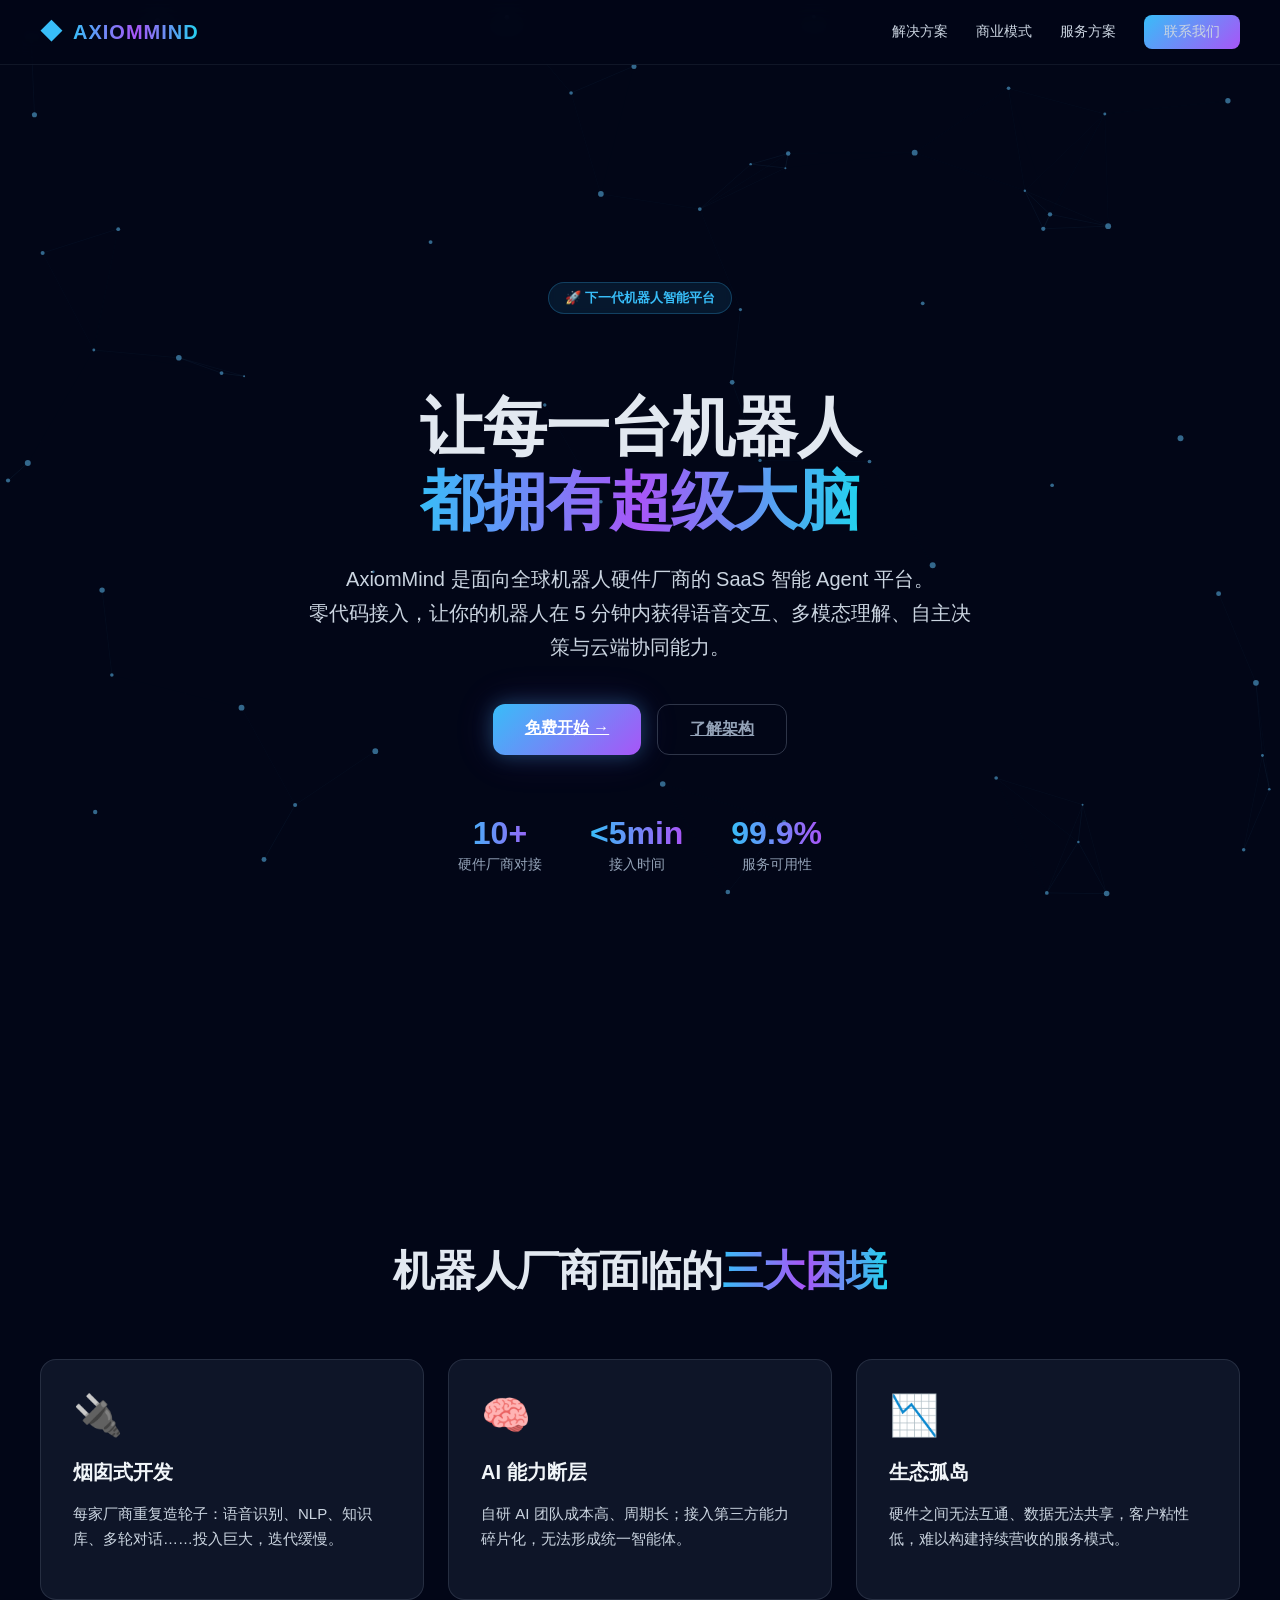
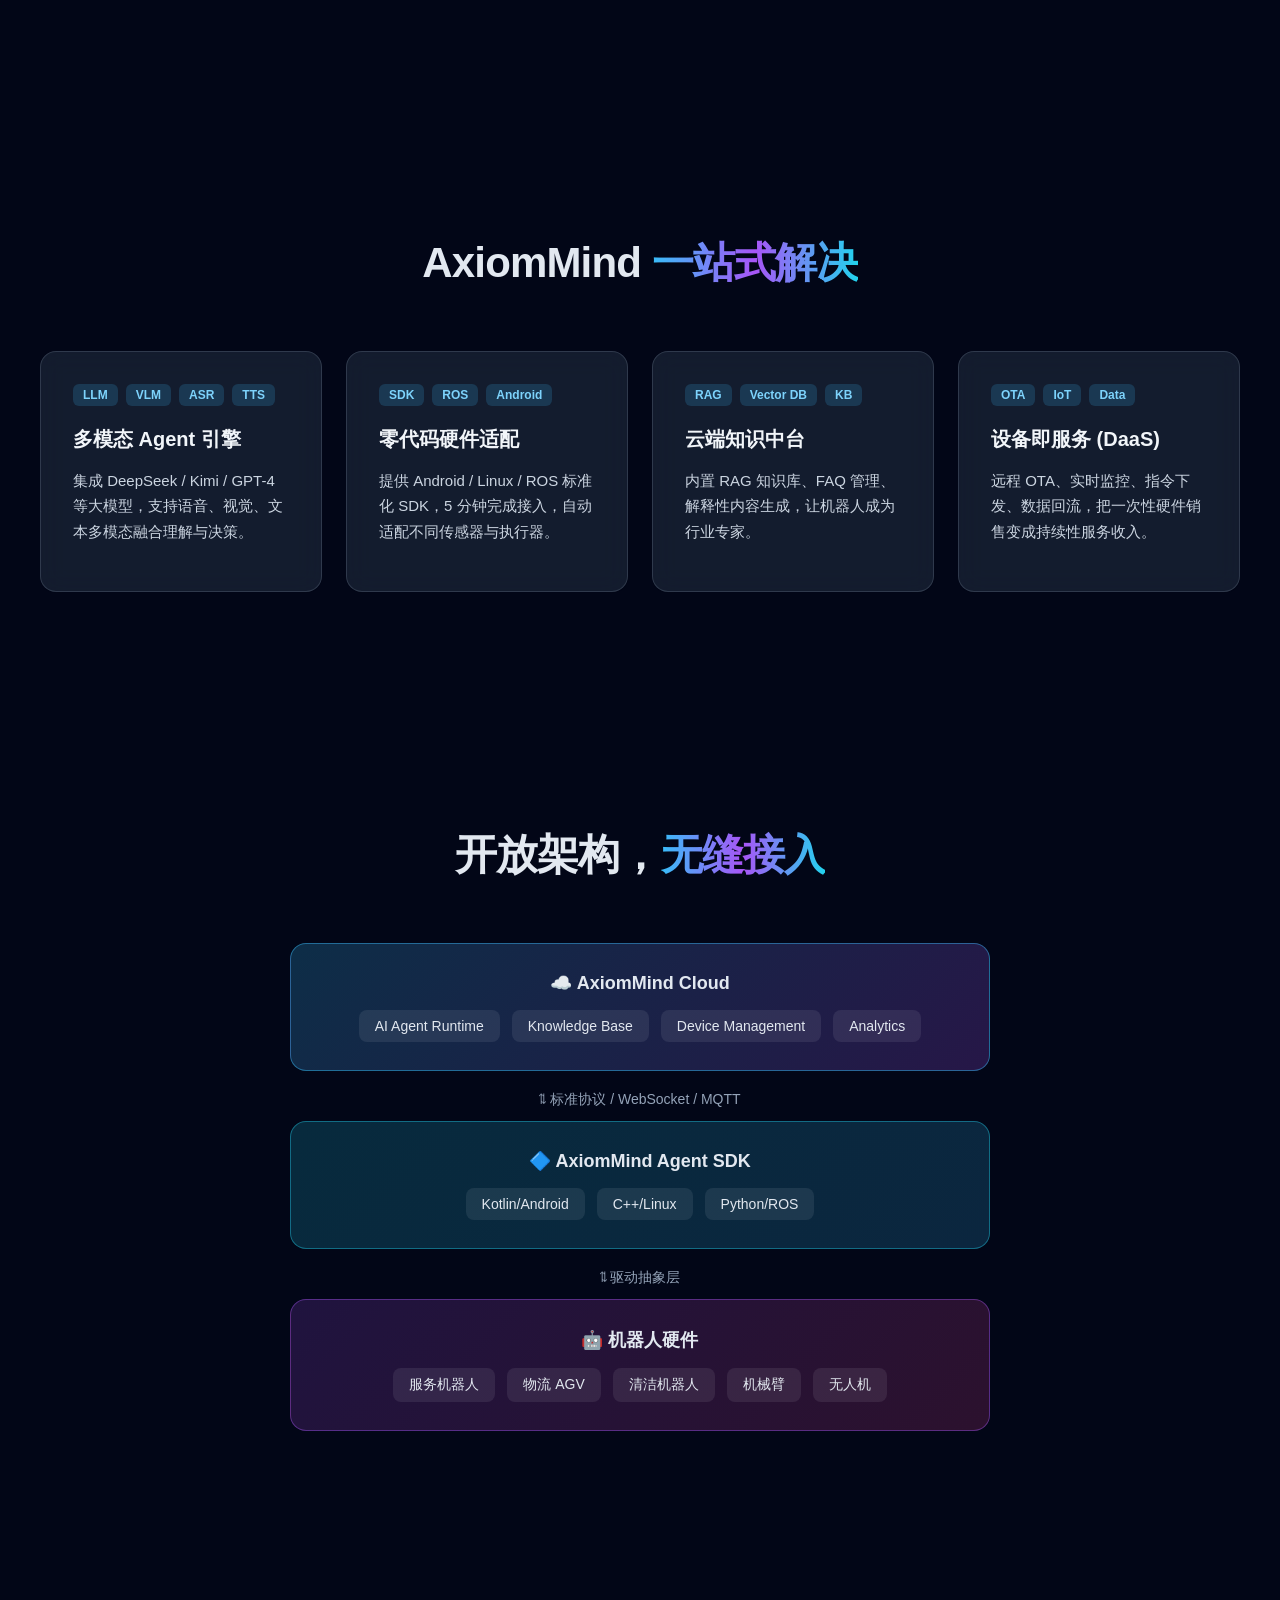
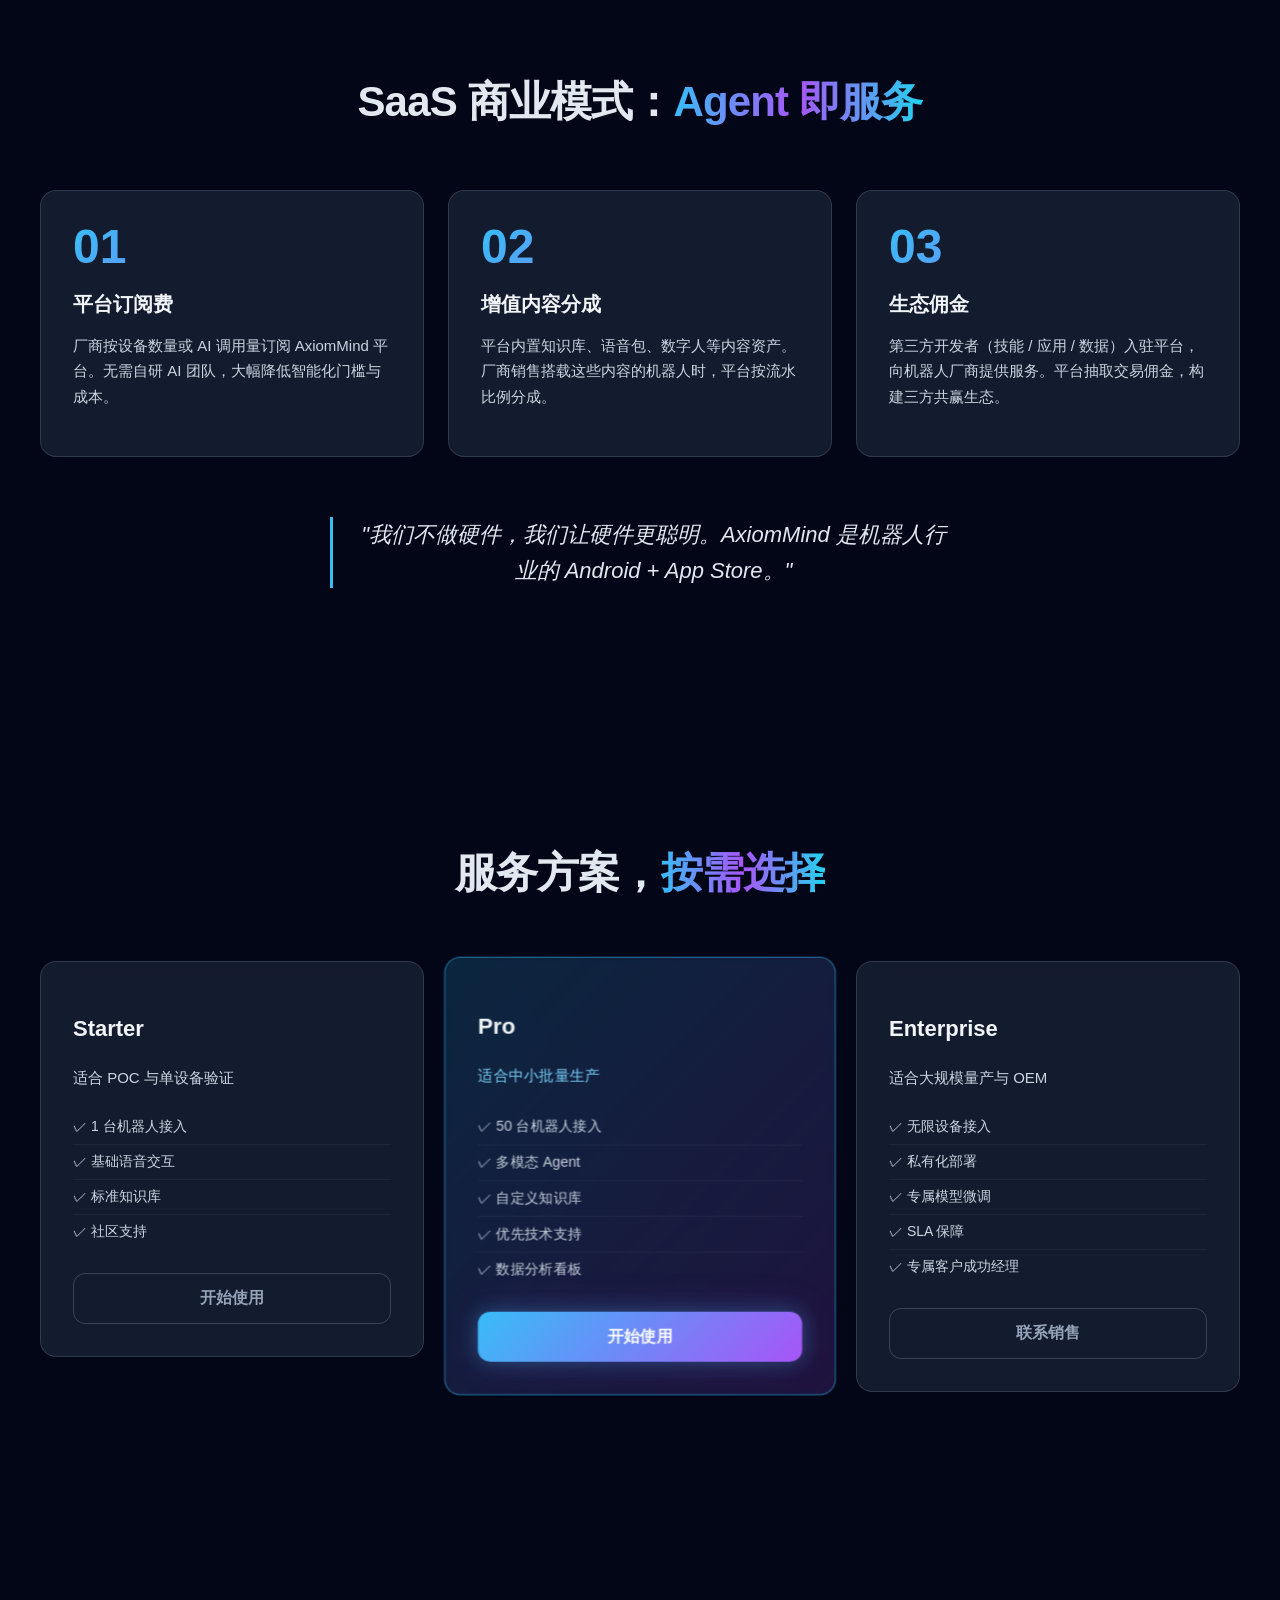
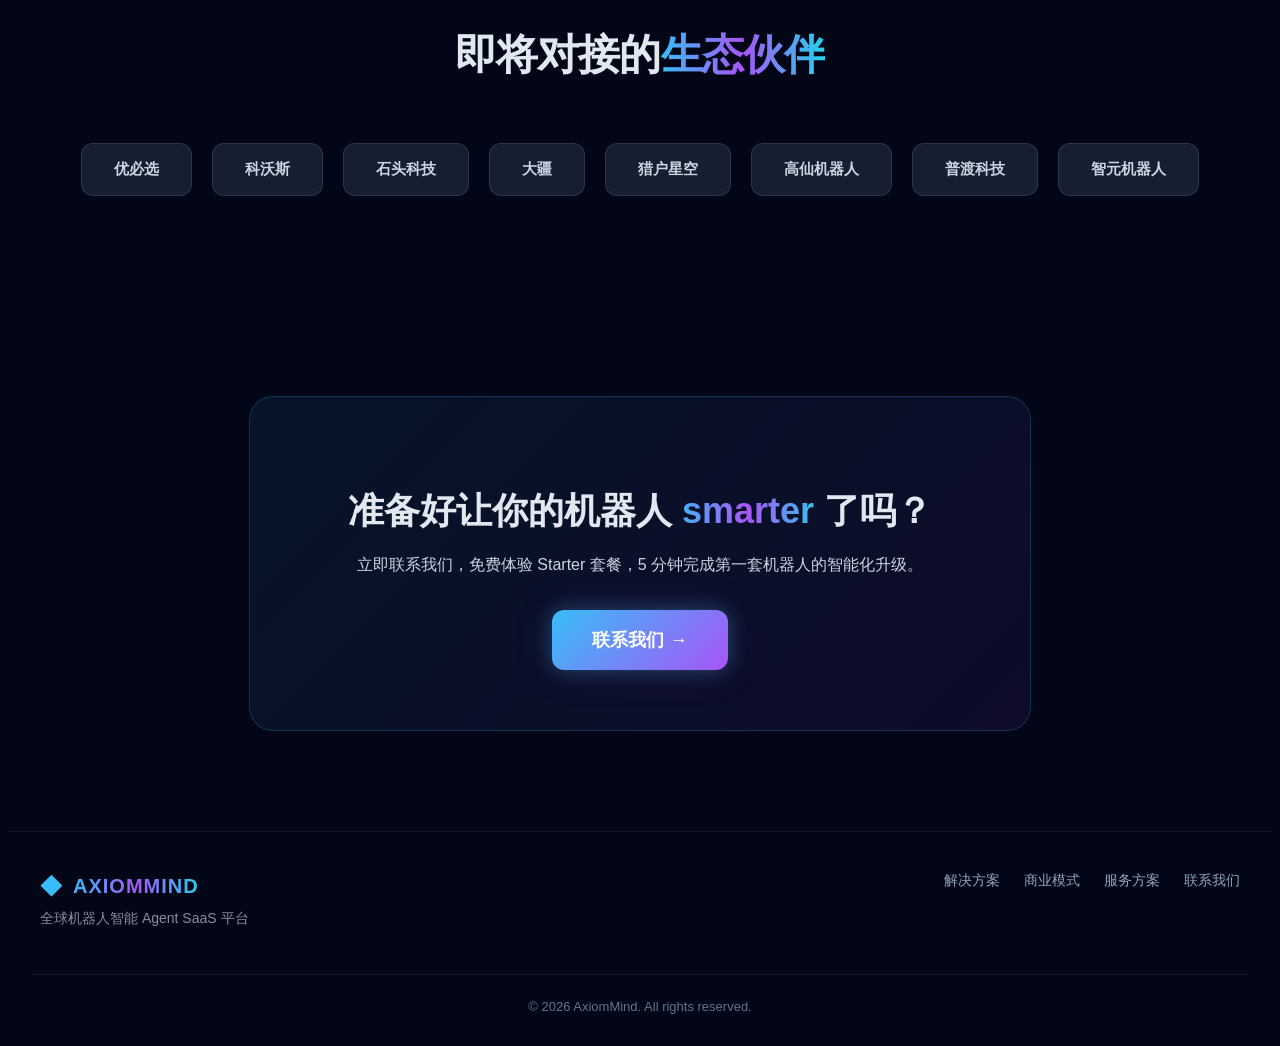
<file: entrepreneur/index.html>
<!DOCTYPE html>
<html lang="zh-CN">
<head>
  <meta charset="UTF-8" />
  <meta name="viewport" content="width=device-width, initial-scale=1.0" />
  <title>AxiomMind — 机器人智能 Agent SaaS 平台</title>
  <meta name="description" content="AxiomMind 是面向全球机器人硬件厂商的 SaaS 智能 Agent 平台，零代码接入，让机器人在 5 分钟内获得语音交互、多模态理解与自主决策能力。" />
  <link rel="stylesheet" href="style.css" />
</head>
<body>
  <canvas id="particle-canvas" class="lp-particles"></canvas>

  <!-- Navbar -->
  <nav class="lp-nav">
    <div class="lp-nav-inner">
      <div class="lp-logo">
        <span class="lp-logo-icon">◆</span>
        <span class="lp-logo-text">AXIOMMIND</span>
      </div>
      <div class="lp-nav-links">
        <a href="#solution">解决方案</a>
        <a href="#model">商业模式</a>
        <a href="#plans">服务方案</a>
        <a href="#contact" class="lp-btn-primary">联系我们</a>
      </div>
    </div>
  </nav>

  <!-- Hero -->
  <section class="lp-hero">
    <div class="lp-hero-content">
      <div class="lp-badge">🚀 下一代机器人智能平台</div>
      <h1 class="lp-hero-title">
        让每一台机器人
        <br />
        <span class="lp-gradient-text">都拥有超级大脑</span>
      </h1>
      <p class="lp-hero-sub">
        AxiomMind 是面向全球机器人硬件厂商的 SaaS 智能 Agent 平台。
        <br />
        零代码接入，让你的机器人在 5 分钟内获得语音交互、多模态理解、自主决策与云端协同能力。
      </p>
      <div class="lp-hero-cta">
        <a href="#contact" class="lp-btn-glow">免费开始 →</a>
        <a href="#solution" class="lp-btn-ghost">了解架构</a>
      </div>
      <div class="lp-hero-stats">
        <div><strong>10+</strong><span>硬件厂商对接</span></div>
        <div><strong>&lt;5min</strong><span>接入时间</span></div>
        <div><strong>99.9%</strong><span>服务可用性</span></div>
      </div>
    </div>
  </section>

  <!-- Problem -->
  <section class="lp-problem lp-section">
    <h2 class="lp-section-title">机器人厂商面临的<span class="lp-gradient-text">三大困境</span></h2>
    <div class="lp-problem-grid">
      <div class="lp-card lp-card-dark">
        <div class="lp-card-icon">🔌</div>
        <h3>烟囱式开发</h3>
        <p>每家厂商重复造轮子：语音识别、NLP、知识库、多轮对话……投入巨大，迭代缓慢。</p>
      </div>
      <div class="lp-card lp-card-dark">
        <div class="lp-card-icon">🧠</div>
        <h3>AI 能力断层</h3>
        <p>自研 AI 团队成本高、周期长；接入第三方能力碎片化，无法形成统一智能体。</p>
      </div>
      <div class="lp-card lp-card-dark">
        <div class="lp-card-icon">📉</div>
        <h3>生态孤岛</h3>
        <p>硬件之间无法互通、数据无法共享，客户粘性低，难以构建持续营收的服务模式。</p>
      </div>
    </div>
  </section>

  <!-- Solution -->
  <section id="solution" class="lp-solution lp-section">
    <h2 class="lp-section-title">AxiomMind <span class="lp-gradient-text">一站式解决</span></h2>
    <div class="lp-solution-grid">
      <div class="lp-card lp-card-glass">
        <div class="lp-card-tags">
          <span class="lp-tag">LLM</span><span class="lp-tag">VLM</span><span class="lp-tag">ASR</span><span class="lp-tag">TTS</span>
        </div>
        <h3>多模态 Agent 引擎</h3>
        <p>集成 DeepSeek / Kimi / GPT-4 等大模型，支持语音、视觉、文本多模态融合理解与决策。</p>
      </div>
      <div class="lp-card lp-card-glass">
        <div class="lp-card-tags">
          <span class="lp-tag">SDK</span><span class="lp-tag">ROS</span><span class="lp-tag">Android</span>
        </div>
        <h3>零代码硬件适配</h3>
        <p>提供 Android / Linux / ROS 标准化 SDK，5 分钟完成接入，自动适配不同传感器与执行器。</p>
      </div>
      <div class="lp-card lp-card-glass">
        <div class="lp-card-tags">
          <span class="lp-tag">RAG</span><span class="lp-tag">Vector DB</span><span class="lp-tag">KB</span>
        </div>
        <h3>云端知识中台</h3>
        <p>内置 RAG 知识库、FAQ 管理、解释性内容生成，让机器人成为行业专家。</p>
      </div>
      <div class="lp-card lp-card-glass">
        <div class="lp-card-tags">
          <span class="lp-tag">OTA</span><span class="lp-tag">IoT</span><span class="lp-tag">Data</span>
        </div>
        <h3>设备即服务 (DaaS)</h3>
        <p>远程 OTA、实时监控、指令下发、数据回流，把一次性硬件销售变成持续性服务收入。</p>
      </div>
    </div>
  </section>

  <!-- Architecture -->
  <section class="lp-arch lp-section">
    <h2 class="lp-section-title">开放架构，<span class="lp-gradient-text">无缝接入</span></h2>
    <div class="lp-arch-diagram">
      <div class="lp-arch-layer lp-arch-cloud">
        <div class="lp-arch-label">☁️ AxiomMind Cloud</div>
        <div class="lp-arch-items">
          <span>AI Agent Runtime</span><span>Knowledge Base</span><span>Device Management</span><span>Analytics</span>
        </div>
      </div>
      <div class="lp-arch-arrow">⇅ 标准协议 / WebSocket / MQTT</div>
      <div class="lp-arch-layer lp-arch-edge">
        <div class="lp-arch-label">🔷 AxiomMind Agent SDK</div>
        <div class="lp-arch-items">
          <span>Kotlin/Android</span><span>C++/Linux</span><span>Python/ROS</span>
        </div>
      </div>
      <div class="lp-arch-arrow">⇅ 驱动抽象层</div>
      <div class="lp-arch-layer lp-arch-hw">
        <div class="lp-arch-label">🤖 机器人硬件</div>
        <div class="lp-arch-items">
          <span>服务机器人</span><span>物流 AGV</span><span>清洁机器人</span><span>机械臂</span><span>无人机</span>
        </div>
      </div>
    </div>
  </section>

  <!-- Business Model -->
  <section id="model" class="lp-model lp-section">
    <h2 class="lp-section-title">SaaS 商业模式：<span class="lp-gradient-text">Agent 即服务</span></h2>
    <div class="lp-model-grid">
      <div class="lp-card lp-card-glass lp-model-card">
        <div class="lp-model-num">01</div>
        <h3>平台订阅费</h3>
        <p>厂商按设备数量或 AI 调用量订阅 AxiomMind 平台。无需自研 AI 团队，大幅降低智能化门槛与成本。</p>
      </div>
      <div class="lp-card lp-card-glass lp-model-card">
        <div class="lp-model-num">02</div>
        <h3>增值内容分成</h3>
        <p>平台内置知识库、语音包、数字人等内容资产。厂商销售搭载这些内容的机器人时，平台按流水比例分成。</p>
      </div>
      <div class="lp-card lp-card-glass lp-model-card">
        <div class="lp-model-num">03</div>
        <h3>生态佣金</h3>
        <p>第三方开发者（技能 / 应用 / 数据）入驻平台，向机器人厂商提供服务。平台抽取交易佣金，构建三方共赢生态。</p>
      </div>
    </div>
    <div class="lp-model-quote">
      <blockquote>
        "我们不做硬件，我们让硬件更聪明。AxiomMind 是机器人行业的 Android + App Store。"
      </blockquote>
    </div>
  </section>

  <!-- Service Plans -->
  <section id="plans" class="lp-plans lp-section">
    <h2 class="lp-section-title">服务方案，<span class="lp-gradient-text">按需选择</span></h2>
    <div class="lp-plans-grid">
      <div class="lp-card lp-card-glass lp-plan-card">
        <h3>Starter</h3>
        <p class="lp-plan-desc">适合 POC 与单设备验证</p>
        <ul>
          <li>✓ 1 台机器人接入</li>
          <li>✓ 基础语音交互</li>
          <li>✓ 标准知识库</li>
          <li>✓ 社区支持</li>
        </ul>
        <button class="lp-btn-ghost lp-contact-trigger">开始使用</button>
      </div>
      <div class="lp-card lp-card-glass lp-plan-card lp-plan-featured">
        <h3>Pro</h3>
        <p class="lp-plan-desc">适合中小批量生产</p>
        <ul>
          <li>✓ 50 台机器人接入</li>
          <li>✓ 多模态 Agent</li>
          <li>✓ 自定义知识库</li>
          <li>✓ 优先技术支持</li>
          <li>✓ 数据分析看板</li>
        </ul>
        <button class="lp-btn-glow lp-contact-trigger">开始使用</button>
      </div>
      <div class="lp-card lp-card-glass lp-plan-card">
        <h3>Enterprise</h3>
        <p class="lp-plan-desc">适合大规模量产与 OEM</p>
        <ul>
          <li>✓ 无限设备接入</li>
          <li>✓ 私有化部署</li>
          <li>✓ 专属模型微调</li>
          <li>✓ SLA 保障</li>
          <li>✓ 专属客户成功经理</li>
        </ul>
        <button class="lp-btn-ghost lp-contact-trigger">联系销售</button>
      </div>
    </div>
  </section>

  <!-- Partners -->
  <section class="lp-partners lp-section">
    <h2 class="lp-section-title">即将对接的<span class="lp-gradient-text">生态伙伴</span></h2>
    <div class="lp-partner-logos">
      <div class="lp-partner-logo">优必选</div>
      <div class="lp-partner-logo">科沃斯</div>
      <div class="lp-partner-logo">石头科技</div>
      <div class="lp-partner-logo">大疆</div>
      <div class="lp-partner-logo">猎户星空</div>
      <div class="lp-partner-logo">高仙机器人</div>
      <div class="lp-partner-logo">普渡科技</div>
      <div class="lp-partner-logo">智元机器人</div>
    </div>
  </section>

  <!-- CTA -->
  <section id="contact" class="lp-cta">
    <div class="lp-cta-inner">
      <h2>准备好让你的机器人<span class="lp-gradient-text"> smarter </span>了吗？</h2>
      <p>立即联系我们，免费体验 Starter 套餐，5 分钟完成第一套机器人的智能化升级。</p>
      <button class="lp-btn-glow lp-btn-large lp-contact-trigger">联系我们 →</button>
    </div>
  </section>

  <!-- Footer -->
  <footer class="lp-footer">
    <div class="lp-footer-inner">
      <div>
        <div class="lp-logo">
          <span class="lp-logo-icon">◆</span>
          <span class="lp-logo-text">AXIOMMIND</span>
        </div>
        <p style="margin-top: 8px; opacity: 0.6; font-size: 14px;">
          全球机器人智能 Agent SaaS 平台
        </p>
      </div>
      <div class="lp-footer-links">
        <a href="#solution">解决方案</a>
        <a href="#model">商业模式</a>
        <a href="#plans">服务方案</a>
        <a href="#" class="lp-contact-trigger">联系我们</a>
      </div>
    </div>
    <div class="lp-footer-copy">
      © 2026 AxiomMind. All rights reserved.
    </div>
  </footer>

  <!-- Contact Modal -->
  <div id="lp-contact-modal" class="lp-modal">
    <div class="lp-modal-overlay"></div>
    <div class="lp-modal-content">
      <button class="lp-modal-close" aria-label="关闭">&times;</button>
      <h3>联系我们</h3>
      <p>有任何问题，欢迎通过以下方式联系：</p>
      <div class="lp-contact-item">
        <span class="lp-contact-label">邮箱</span>
        <a href="mailto:bakey1985@gmail.com" class="lp-contact-value">bakey1985@gmail.com</a>
      </div>
      <div class="lp-contact-item">
        <span class="lp-contact-label">QQ</span>
        <span class="lp-contact-value">1775462</span>
      </div>
      <button class="lp-btn-glow lp-modal-ok">知道了</button>
    </div>
  </div>

  <script src="script.js"></script>
</body>
</html>
</file>
<file: entrepreneur/style.css>
/* ── Landing Page Styles ── */
html {
  scroll-behavior: smooth;
}
body,
.lp-root {
  background: #020617;
  color: #e2e8f0;
  min-height: 100vh;
  font-family: -apple-system, BlinkMacSystemFont, 'Segoe UI', Roboto, 'Helvetica Neue', Arial, sans-serif;
  overflow-x: hidden;
  position: relative;
}

/* Particle canvas */
.lp-particles {
  position: fixed;
  top: 0;
  left: 0;
  width: 100%;
  height: 100%;
  pointer-events: none;
  z-index: 0;
}

/* Navbar */
.lp-nav {
  position: fixed;
  top: 0;
  left: 0;
  right: 0;
  z-index: 100;
  backdrop-filter: blur(12px);
  background: rgba(2, 6, 23, 0.7);
  border-bottom: 1px solid rgba(148, 163, 184, 0.1);
}
.lp-nav-inner {
  max-width: 1200px;
  margin: 0 auto;
  padding: 0 24px;
  height: 64px;
  display: flex;
  align-items: center;
  justify-content: space-between;
}
.lp-logo {
  display: flex;
  align-items: center;
  gap: 10px;
  font-weight: 800;
  font-size: 20px;
  letter-spacing: 1px;
}
.lp-logo-icon {
  color: #38bdf8;
  font-size: 22px;
}
.lp-logo-text {
  background: linear-gradient(90deg, #38bdf8, #a855f7, #22d3ee);
  -webkit-background-clip: text;
  -webkit-text-fill-color: transparent;
  background-clip: text;
}
.lp-nav-links {
  display: flex;
  align-items: center;
  gap: 28px;
}
.lp-nav-links a {
  color: #cbd5e1;
  text-decoration: none;
  font-size: 14px;
  font-weight: 500;
  transition: color 0.2s;
}
.lp-nav-links a:hover {
  color: #38bdf8;
}

/* Buttons */
.lp-btn-primary {
  background: linear-gradient(135deg, #38bdf8, #a855f7);
  color: white;
  border: none;
  padding: 8px 20px;
  border-radius: 8px;
  font-size: 14px;
  font-weight: 600;
  cursor: pointer;
  transition: transform 0.2s, box-shadow 0.2s;
}
.lp-btn-primary:hover {
  transform: translateY(-1px);
  box-shadow: 0 4px 20px rgba(56, 189, 248, 0.3);
}
.lp-btn-glow {
  background: linear-gradient(135deg, #38bdf8, #a855f7);
  color: white;
  border: none;
  padding: 14px 32px;
  border-radius: 12px;
  font-size: 16px;
  font-weight: 700;
  cursor: pointer;
  transition: all 0.3s;
  box-shadow: 0 0 20px rgba(56, 189, 248, 0.3), 0 0 40px rgba(168, 85, 247, 0.15);
}
.lp-btn-glow:hover {
  transform: translateY(-2px);
  box-shadow: 0 0 30px rgba(56, 189, 248, 0.5), 0 0 60px rgba(168, 85, 247, 0.25);
}
.lp-btn-ghost {
  background: transparent;
  color: #94a3b8;
  border: 1px solid rgba(148, 163, 184, 0.3);
  padding: 14px 32px;
  border-radius: 12px;
  font-size: 16px;
  font-weight: 600;
  cursor: pointer;
  transition: all 0.3s;
}
.lp-btn-ghost:hover {
  border-color: #38bdf8;
  color: #38bdf8;
  background: rgba(56, 189, 248, 0.05);
}
.lp-btn-large {
  padding: 18px 40px;
  font-size: 18px;
}

/* Hero */
.lp-hero {
  position: relative;
  z-index: 1;
  min-height: 100vh;
  display: flex;
  align-items: center;
  justify-content: center;
  text-align: center;
  padding: 120px 24px 80px;
}
.lp-hero-content {
  max-width: 860px;
}
.lp-badge {
  display: inline-block;
  background: rgba(56, 189, 248, 0.1);
  border: 1px solid rgba(56, 189, 248, 0.25);
  color: #38bdf8;
  padding: 6px 16px;
  border-radius: 999px;
  font-size: 13px;
  font-weight: 600;
  margin-bottom: 24px;
  backdrop-filter: blur(4px);
}
.lp-hero-title {
  font-size: clamp(36px, 6vw, 64px);
  font-weight: 800;
  line-height: 1.15;
  margin-bottom: 24px;
  letter-spacing: -0.02em;
}
.lp-gradient-text {
  background: linear-gradient(90deg, #38bdf8, #a855f7, #22d3ee);
  -webkit-background-clip: text;
  -webkit-text-fill-color: transparent;
  background-clip: text;
}
.lp-hero-sub {
  font-size: clamp(16px, 2vw, 20px);
  color: #cbd5e1;
  line-height: 1.7;
  margin-bottom: 40px;
  max-width: 680px;
  margin-left: auto;
  margin-right: auto;
}
.lp-hero-cta {
  display: flex;
  gap: 16px;
  justify-content: center;
  flex-wrap: wrap;
  margin-bottom: 60px;
}
.lp-hero-stats {
  display: flex;
  justify-content: center;
  gap: 48px;
  flex-wrap: wrap;
}
.lp-hero-stats div {
  text-align: center;
}
.lp-hero-stats strong {
  display: block;
  font-size: 32px;
  font-weight: 800;
  background: linear-gradient(90deg, #38bdf8, #a855f7);
  -webkit-background-clip: text;
  -webkit-text-fill-color: transparent;
  background-clip: text;
}
.lp-hero-stats span {
  font-size: 14px;
  color: #94a3b8;
  margin-top: 4px;
  display: block;
}

/* Sections */
.lp-section {
  position: relative;
  z-index: 1;
  padding: 100px 24px;
  max-width: 1200px;
  margin: 0 auto;
  opacity: 0;
  transform: translateY(40px);
  transition: opacity 0.8s ease, transform 0.8s ease;
}
.lp-section.lp-visible {
  opacity: 1;
  transform: translateY(0);
}
.lp-section-title {
  font-size: clamp(28px, 4vw, 42px);
  font-weight: 800;
  text-align: center;
  margin-bottom: 60px;
  letter-spacing: -0.02em;
}

/* Cards */
.lp-card {
  border-radius: 16px;
  padding: 32px;
  transition: transform 0.3s, box-shadow 0.3s;
}
.lp-card:hover {
  transform: translateY(-4px);
}
.lp-card-dark {
  background: rgba(15, 23, 42, 0.95);
  border: 1px solid rgba(148, 163, 184, 0.18);
}
.lp-card-glass {
  background: rgba(30, 41, 59, 0.65);
  border: 1px solid rgba(148, 163, 184, 0.22);
  backdrop-filter: blur(12px);
}
.lp-card-glass:hover {
  box-shadow: 0 8px 32px rgba(56, 189, 248, 0.1);
  border-color: rgba(56, 189, 248, 0.3);
}
.lp-card-icon {
  font-size: 40px;
  margin-bottom: 16px;
}
.lp-card h3 {
  font-size: 20px;
  font-weight: 700;
  margin-bottom: 12px;
  color: #f1f5f9;
}
.lp-card p {
  color: #cbd5e1;
  line-height: 1.7;
  font-size: 15px;
}
.lp-card-tags {
  display: flex;
  gap: 8px;
  flex-wrap: wrap;
  margin-bottom: 16px;
}
.lp-tag {
  background: rgba(56, 189, 248, 0.18);
  color: #7dd3fc;
  padding: 4px 10px;
  border-radius: 6px;
  font-size: 12px;
  font-weight: 600;
}

/* Problem */
.lp-problem-grid {
  display: grid;
  grid-template-columns: repeat(auto-fit, minmax(300px, 1fr));
  gap: 24px;
}

/* Solution */
.lp-solution-grid {
  display: grid;
  grid-template-columns: repeat(auto-fit, minmax(280px, 1fr));
  gap: 24px;
}

/* Architecture */
.lp-arch-diagram {
  max-width: 700px;
  margin: 0 auto;
}
.lp-arch-layer {
  border-radius: 16px;
  padding: 28px;
  text-align: center;
  margin-bottom: 8px;
}
.lp-arch-cloud {
  background: linear-gradient(135deg, rgba(56, 189, 248, 0.22), rgba(168, 85, 247, 0.22));
  border: 1px solid rgba(56, 189, 248, 0.45);
}
.lp-arch-edge {
  background: linear-gradient(135deg, rgba(34, 211, 238, 0.18), rgba(56, 189, 248, 0.18));
  border: 1px solid rgba(34, 211, 238, 0.4);
}
.lp-arch-hw {
  background: linear-gradient(135deg, rgba(168, 85, 247, 0.18), rgba(236, 72, 153, 0.18));
  border: 1px solid rgba(168, 85, 247, 0.4);
}
.lp-arch-label {
  font-size: 18px;
  font-weight: 700;
  margin-bottom: 16px;
}
.lp-arch-items {
  display: flex;
  gap: 12px;
  justify-content: center;
  flex-wrap: wrap;
}
.lp-arch-items span {
  background: rgba(255, 255, 255, 0.08);
  padding: 8px 16px;
  border-radius: 8px;
  font-size: 14px;
  font-weight: 500;
}
.lp-arch-arrow {
  text-align: center;
  color: #94a3b8;
  font-size: 14px;
  padding: 12px 0;
}

/* Business Model */
.lp-model-grid {
  display: grid;
  grid-template-columns: repeat(auto-fit, minmax(300px, 1fr));
  gap: 24px;
  margin-bottom: 60px;
}
.lp-model-num {
  font-size: 48px;
  font-weight: 900;
  background: linear-gradient(135deg, #38bdf8, #a855f7);
  -webkit-background-clip: text;
  -webkit-text-fill-color: transparent;
  background-clip: text;
  line-height: 1;
  margin-bottom: 16px;
}
.lp-model-quote {
  text-align: center;
  max-width: 700px;
  margin: 0 auto;
}
.lp-model-quote blockquote {
  font-size: 22px;
  font-style: italic;
  color: #e2e8f0;
  border-left: 3px solid #38bdf8;
  padding-left: 24px;
  line-height: 1.6;
}

/* Service Plans */
.lp-plans-grid {
  display: grid;
  grid-template-columns: repeat(auto-fit, minmax(280px, 1fr));
  gap: 24px;
  align-items: start;
}
.lp-plan-card {
  position: relative;
  display: flex;
  flex-direction: column;
}
.lp-plan-card h3 {
  font-size: 22px;
  font-weight: 800;
  margin-bottom: 8px;
}
.lp-plan-desc {
  color: #94a3b8;
  font-size: 14px;
  margin-bottom: 20px;
}
.lp-plan-card ul {
  list-style: none;
  padding: 0;
  margin: 0 0 24px;
  flex: 1;
}
.lp-plan-card li {
  padding: 8px 0;
  color: #cbd5e1;
  font-size: 14px;
  border-bottom: 1px solid rgba(148, 163, 184, 0.08);
}
.lp-plan-card li:last-child {
  border-bottom: none;
}
.lp-plan-featured {
  background: linear-gradient(135deg, rgba(56, 189, 248, 0.18), rgba(168, 85, 247, 0.18));
  border: 1px solid rgba(56, 189, 248, 0.55);
  transform: scale(1.02);
}
.lp-plan-featured .lp-plan-desc {
  color: #7dd3fc;
}

/* Partners */
.lp-partner-logos {
  display: flex;
  gap: 20px;
  justify-content: center;
  flex-wrap: wrap;
}
.lp-partner-logo {
  background: rgba(30, 41, 59, 0.75);
  border: 1px solid rgba(148, 163, 184, 0.18);
  padding: 16px 32px;
  border-radius: 12px;
  font-size: 15px;
  font-weight: 600;
  color: #cbd5e1;
  transition: all 0.3s;
}
.lp-partner-logo:hover {
  border-color: rgba(56, 189, 248, 0.5);
  color: #f8fafc;
  background: rgba(56, 189, 248, 0.12);
}

/* CTA */
.lp-cta {
  position: relative;
  z-index: 1;
  padding: 100px 24px;
  text-align: center;
}
.lp-cta-inner {
  max-width: 700px;
  margin: 0 auto;
  background: linear-gradient(135deg, rgba(56, 189, 248, 0.08), rgba(168, 85, 247, 0.08));
  border: 1px solid rgba(56, 189, 248, 0.2);
  border-radius: 24px;
  padding: 60px 40px;
}
.lp-cta h2 {
  font-size: clamp(24px, 4vw, 36px);
  font-weight: 800;
  margin-bottom: 16px;
}
.lp-cta p {
  color: #cbd5e1;
  font-size: 16px;
  margin-bottom: 32px;
  line-height: 1.6;
}

/* Footer */
.lp-footer {
  position: relative;
  z-index: 1;
  border-top: 1px solid rgba(148, 163, 184, 0.1);
  padding: 40px 24px 24px;
}
.lp-footer-inner {
  max-width: 1200px;
  margin: 0 auto;
  display: flex;
  justify-content: space-between;
  align-items: flex-start;
  flex-wrap: wrap;
  gap: 24px;
}
.lp-footer-links {
  display: flex;
  gap: 24px;
  flex-wrap: wrap;
}
.lp-footer-links a {
  color: #94a3b8;
  text-decoration: none;
  font-size: 14px;
  transition: color 0.2s;
}
.lp-footer-links a:hover {
  color: #38bdf8;
}
.lp-footer-copy {
  text-align: center;
  color: #64748b;
  font-size: 13px;
  margin-top: 32px;
  padding-top: 24px;
  border-top: 1px solid rgba(148, 163, 184, 0.1);
}

/* Contact Modal */
.lp-modal {
  position: fixed;
  inset: 0;
  z-index: 200;
  display: none;
  align-items: center;
  justify-content: center;
  padding: 24px;
}
.lp-modal.lp-modal-open {
  display: flex;
}
.lp-modal-overlay {
  position: absolute;
  inset: 0;
  background: rgba(2, 6, 23, 0.8);
  backdrop-filter: blur(6px);
}
.lp-modal-content {
  position: relative;
  z-index: 1;
  background: linear-gradient(135deg, rgba(15, 23, 42, 0.98), rgba(30, 41, 59, 0.98));
  border: 1px solid rgba(56, 189, 248, 0.3);
  border-radius: 20px;
  padding: 40px;
  max-width: 420px;
  width: 100%;
  text-align: center;
  box-shadow: 0 24px 80px rgba(0, 0, 0, 0.5), 0 0 40px rgba(56, 189, 248, 0.15);
  animation: lp-modal-in 0.3s ease;
}
@keyframes lp-modal-in {
  from {
    opacity: 0;
    transform: translateY(20px) scale(0.96);
  }
  to {
    opacity: 1;
    transform: translateY(0) scale(1);
  }
}
.lp-modal-close {
  position: absolute;
  top: 16px;
  right: 16px;
  background: transparent;
  border: none;
  color: #94a3b8;
  font-size: 28px;
  line-height: 1;
  cursor: pointer;
  transition: color 0.2s;
}
.lp-modal-close:hover {
  color: #e2e8f0;
}
.lp-modal-content h3 {
  font-size: 24px;
  font-weight: 800;
  margin-bottom: 12px;
}
.lp-modal-content > p {
  color: #94a3b8;
  margin-bottom: 28px;
  line-height: 1.6;
}
.lp-contact-item {
  background: rgba(30, 41, 59, 0.6);
  border: 1px solid rgba(148, 163, 184, 0.15);
  border-radius: 12px;
  padding: 16px;
  margin-bottom: 16px;
  text-align: left;
  display: flex;
  align-items: center;
  justify-content: space-between;
  gap: 12px;
}
.lp-contact-label {
  font-size: 13px;
  font-weight: 600;
  color: #38bdf8;
  text-transform: uppercase;
  letter-spacing: 0.05em;
}
.lp-contact-value {
  font-size: 15px;
  font-weight: 600;
  color: #e2e8f0;
  text-decoration: none;
  word-break: break-all;
}
.lp-contact-value:hover {
  color: #38bdf8;
}
.lp-modal-ok {
  margin-top: 12px;
  width: 100%;
}

/* Responsive */
@media (max-width: 768px) {
  .lp-nav-links a {
    display: none;
  }
  .lp-hero-stats {
    gap: 24px;
  }
  .lp-hero-stats strong {
    font-size: 24px;
  }
  .lp-footer-inner {
    flex-direction: column;
    align-items: center;
    text-align: center;
  }
  .lp-arch-items {
    flex-direction: column;
    align-items: center;
  }
}
</file>
